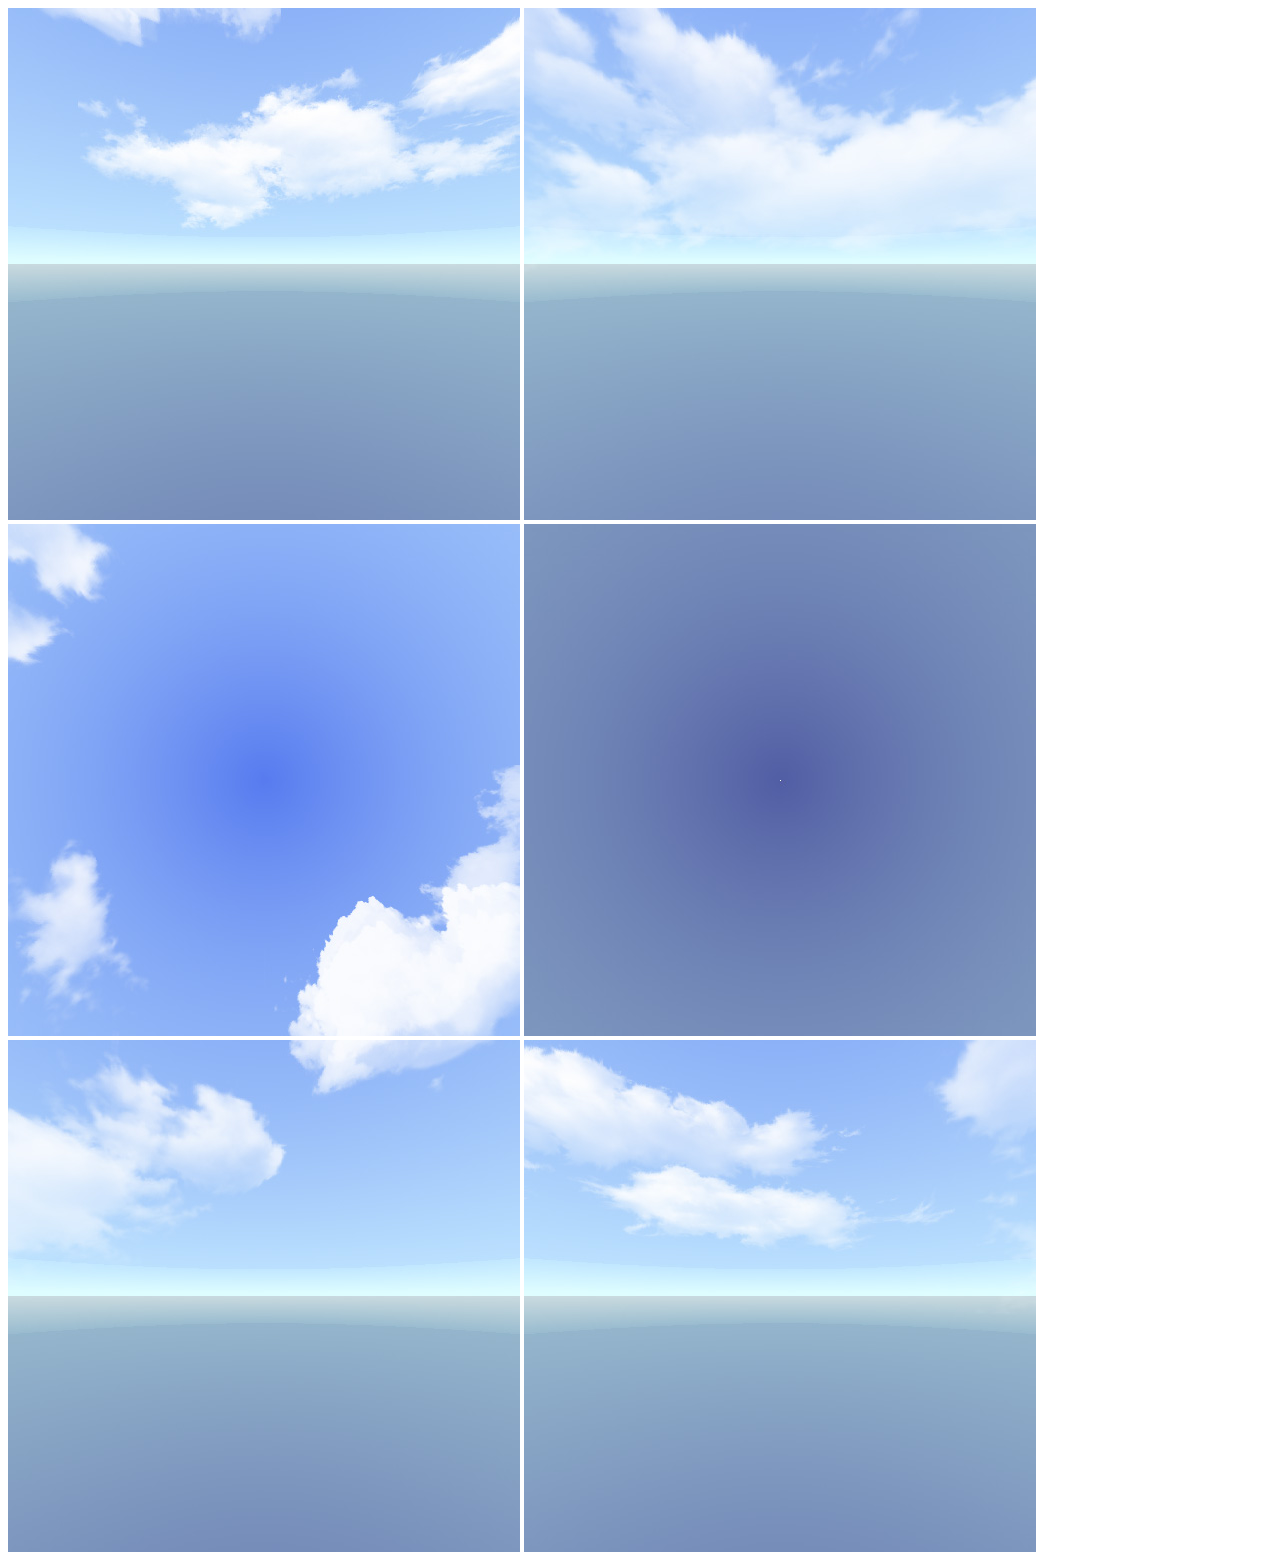
<file: ar viewer/index.html>
<!DOCTYPE html>
<html>
  <script src="https://aframe.io/releases/1.0.4/aframe.min.js"></script>
  <script src="aframe-ar.js"></script>
  <body>
    <a-scene embedded arjs environment="#env" vr-mode-ui="enabled: false">
      <a-assets>
        <a-cubemap id="env">
          <img src="Daylight-Box_Right.jpg">
          <img src="Daylight-Box_Left.jpg">
          <img src="Daylight-Box_Top.jpg">
          <img src="Daylight-Box_Bottom.jpg">
          <img src="Daylight-Box_Front.jpg">
          <img src="Daylight-Box_Back.jpg">
        </a-cubemap>
      </a-assets>

      <a-light type="ambient" color="#888"></a-light>
      <a-light type="point" intensity="0.3" position="2 4 4"></a-light>

      <!-- DONT EDIT ABOVE
                o   o
                 )-(
                (O O)
                 \=/
                .-"-.
               //\ /\\
             _// / \ \\_
            =./ {,-.} \.=
                || ||
                || ||    
              __|| ||__  
             `---" "---'   
           EDIT FROM HERE ON          
      -->

      <!-- This is the marker, inside the <marker> 
           the objects that will appear at that position -->

      <!-- You can create your own markers here. ONLY USE JPEGS not PNG!
      https://jeromeetienne.github.io/AR.js/three.js/examples/marker-training/examples/generator.html
     -->

     <!-- !!! MARKER 1 !!! -->

      <a-marker type='pattern' url='pattern-marker4562.patt' smooth="true">

        <!-- This is the object <a-object> 
          Edit size, position, texture and animation here -->

        <a-box 
        width="2.1"
        height="3.45"
        depth="0.1"
        position="0 0 0" 
        rotation="0 45 0"               
        src="an.jpg"
        transparent="true"
        alphaTest= "0.5"
        env-map="#env"
        metalness="1.0"
        roughness="0.0"                  
        animation="
        property: rotation; 
        from: 0 0 0; 
        to: 0 360 0; 
        easing: linear; 
        dur: 10000; 
        loop:true"               
        >                 
        </a-box>

        <!-- !!! END MARKER 1 !!! -->
      </a-marker>
      
      

     


      <a-entity camera></a-entity>
    </a-scene>

  </body>
</html>
</file>
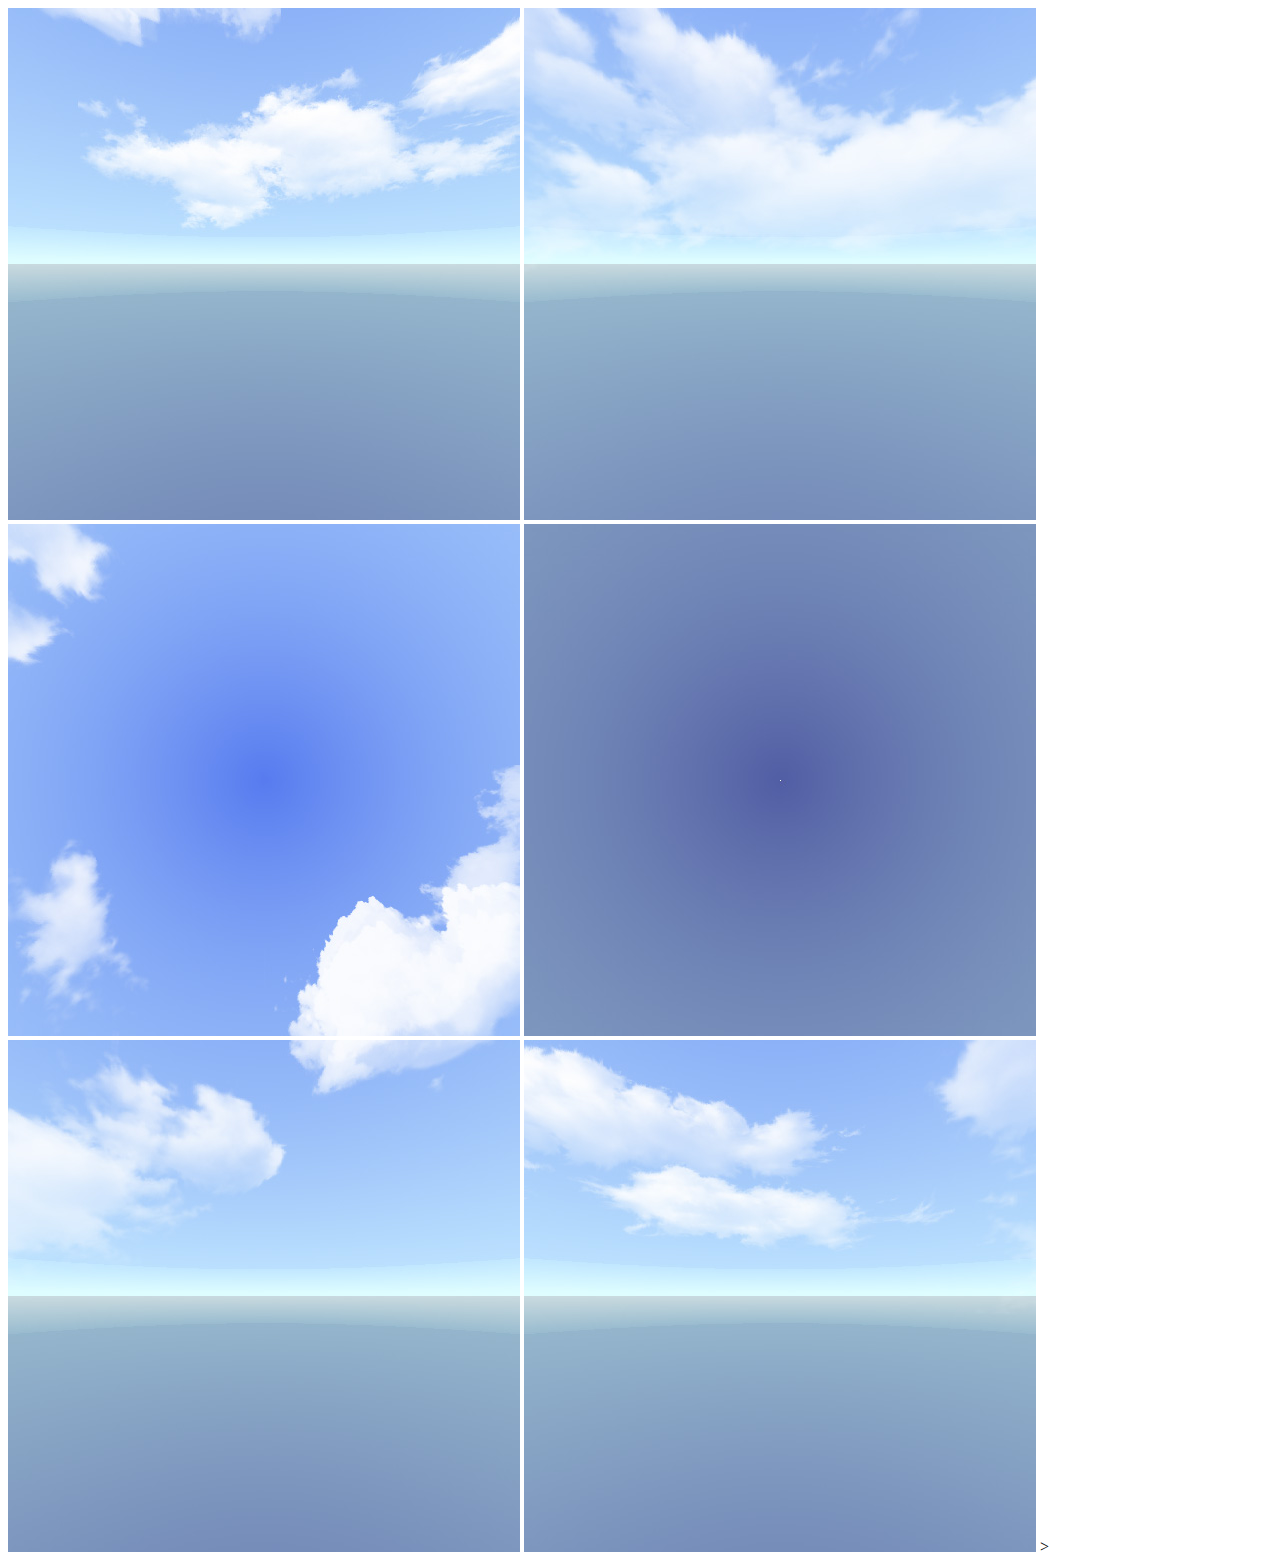
<file: ar_viewer/index.html>
<!DOCTYPE html>
<html>
  <script src="https://aframe.io/releases/1.0.4/aframe.min.js"></script>
  <script src="aframe-ar.js"></script>
  <body>
    <a-scene embedded arjs environment="#env" vr-mode-ui="enabled: false">
      <a-assets>
        <a-cubemap id="env">
          <img src="Daylight-Box_Right.jpg">
          <img src="Daylight-Box_Left.jpg">
          <img src="Daylight-Box_Top.jpg">
          <img src="Daylight-Box_Bottom.jpg">
          <img src="Daylight-Box_Front.jpg">
          <img src="Daylight-Box_Back.jpg">
        </a-cubemap>
      </a-assets>

      <a-light type="ambient" color="#888"></a-light>
      <a-light type="point" intensity="0.3" position="2 4 4"></a-light>

      <!-- DONT EDIT ABOVE
                o   o
                 )-(
                (O O)
                 \=/
                .-"-.
               //\ /\\
             _// / \ \\_
            =./ {,-.} \.=
                || ||
                || ||    
              __|| ||__  
             `---" "---'   
           EDIT FROM HERE ON          
      -->

      <!-- This is the marker, inside the <marker> 
           the objects that will appear at that position -->

      <!-- You can create your own markers here. ONLY USE JPEGS not PNG!
      https://jeromeetienne.github.io/AR.js/three.js/examples/marker-training/examples/generator.html
     -->

     <!-- !!! MARKER 1 !!! -->

      <a-marker type='pattern' url='pattern-marker4562.patt' smooth="true">

        <!-- This is the object <a-object> 
          Edit size, position, texture and animation here -->

        <a-sphere 
        height="0.75"
        radius="0.75"
        position="0 1.5 0" 
        rotation="0 0 0"               
        src="eyeball.png"
        transparent="true"
        alphaTest= "0.5"
        env-map="#env"
        metalness="1.0"
        roughness="0.0" 
                  
        >                 
  </a-sphere>

  <a-sphere 
        height="0.75"
        radius="0.75"
        position="-2 4 0" 
        rotation="0 0 0"               
        src="eyeball2.png"
        transparent="true"
        alphaTest= "0.5"
        env-map="#env"
        metalness="1.0"
        roughness="0.0"                          
        >        
        >                 
  </a-sphere>

  <a-sphere 
        height="0.75"
        radius="0.75"
        position="-2 4 1.7" 
        rotation="0 0 0"               
        src="eyeball2.png"
        transparent="true"
        alphaTest= "0.5"
        env-map="#env"
        metalness="1.0"
        roughness="0.0" 
        animation="
        property: rotation; 
        from: 0 0 0; 
        to: 0 360 0; 
        easing: linear; 
        dur: 20000; 
        loop:true"                           
        >                 
  </a-sphere>

  <a-sphere 
        height="0.75"
        radius="0.75"
        position="-2 4 -1.7" 
        rotation="0 0 0"               
        src="eyeball2.png"
        transparent="true"
        alphaTest= "0.5"
        env-map="#env"
        metalness="1.0"
        roughness="0.0" 
        animation="
        property: rotation; 
        from: 0 0 0; 
        to: 0 360 0; 
        easing: linear; 
        dur: 20000; 
        loop:true"                                
        >                 
  </a-sphere>

  <a-cylinder 
  height="2.15"
  radius="0.55"
  position="0 0 0" 
  rotation="0 0 0" 
  style="background-color: white;"              
  src="suit.png"
  transparent="true"
  alphaTest= "0.5"
  env-map="#env"
  metalness="1.0"
  roughness="0.0"           
  >                 
</a-cylinder>

<a-box 
         width="10.0"
         height="13.0"
         depth="0.1"
         position="0 -1 0" 
         rotation="-90  0 0"               
         src="iron.jpg"
         transparent="true"
         alphaTest= "0.5"
         env-map="#env"
         metalness="1.0"
         roughness="0.0"           
         >                 
   </a-box>

   <a-box 
   width="7.5"
   height="20.0"
   depth="0.1"
   position="-4 0 0" 
   rotation="0 90 0"               
   src="#texture"
   transparent="true"
   alphaTest= "0.5"
   env-map="#env"
   metalness="1.0"
   roughness="0.0"           
   >                 
</a-box>

<a-box 
   width="20.0"
   height="12.0"
   depth="0.1"
   position="0 0 4" 
   rotation="0 0 90"               
   src="#texture"
   transparent="true"
   alphaTest= "0.5"
   env-map="#env"
   metalness="1.0"
   roughness="0.0"           
   >                 
</a-box>

<a-box 
   width="20.0"
   height="12.0"
   depth="0.1"
   position="0 0 -4" 
   rotation="0 0 90"               
   src="#texture"
   transparent="true"
   alphaTest= "0.5"
   env-map="#env"
   metalness="1.0"
   roughness="0.0"           
   >                 
</a-box>

        <!-- !!! END MARKER 1 !!! -->
      </a-marker>
      
      

     


      <a-entity camera></a-entity>
    </a-scene>

  </body>
</html>
</file>
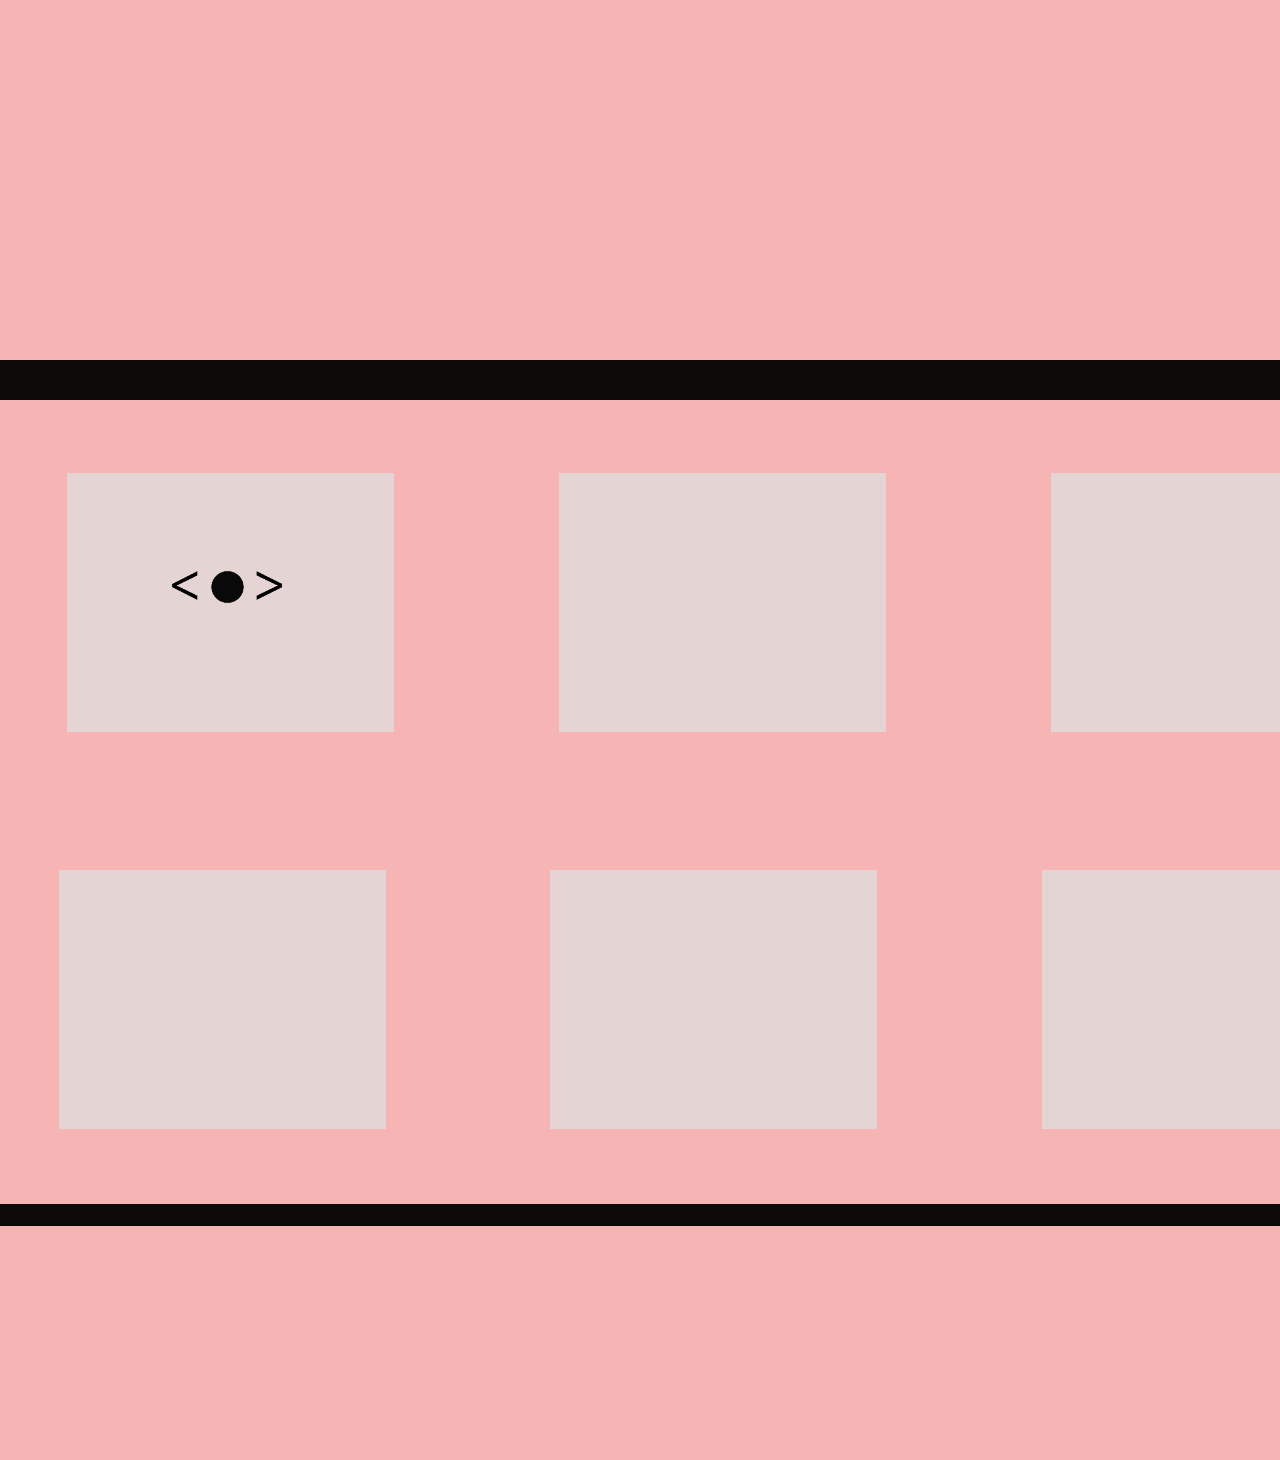
<file: reader/index.html>
<!DOCTYPE html>
<html lang="en">
<head>
    <meta charset="UTF-8">
    <meta http-equiv="X-UA-Compatible" content="IE=edge">
    <meta name="viewport" content="width=device-width, initial-scale=1.0">
    <title>Document</title>
    <link rel="stylesheet" href="style.css">
</head>
<script>
    window.onload = function () {
      //add constraints object
      var constraints = { audio: true, video: true };
    
      //call getUserMedia, then the magic
      navigator.mediaDevices
        .getUserMedia(constraints)
        .then(function (mediaStream) {
          var video = document.querySelector("video");
          video.srcObject = mediaStream;
          video.play();
        })
        .catch(function (err) {});
    };
    
    </script>
    
    <!-- This should be in your <body> tag -->
    
    
    
<body>
    <header></header>
    <div class="squareda">

      <div class="dad">
        <div class="square"></div>
        <div class="square8"></div>
        <div class="square2">
          <img src="eye.png" alt="" srcset="">
        </div> 
        <div class="square3"></div>
        <div class="square4"></div>
        <div class="square5"></div>
        <div class="square6"></div>
        <div class="square7"></div>

    </div>
</div>
    <header1></header1>
    
   <h2></h2>
</body>
</html>
</file>
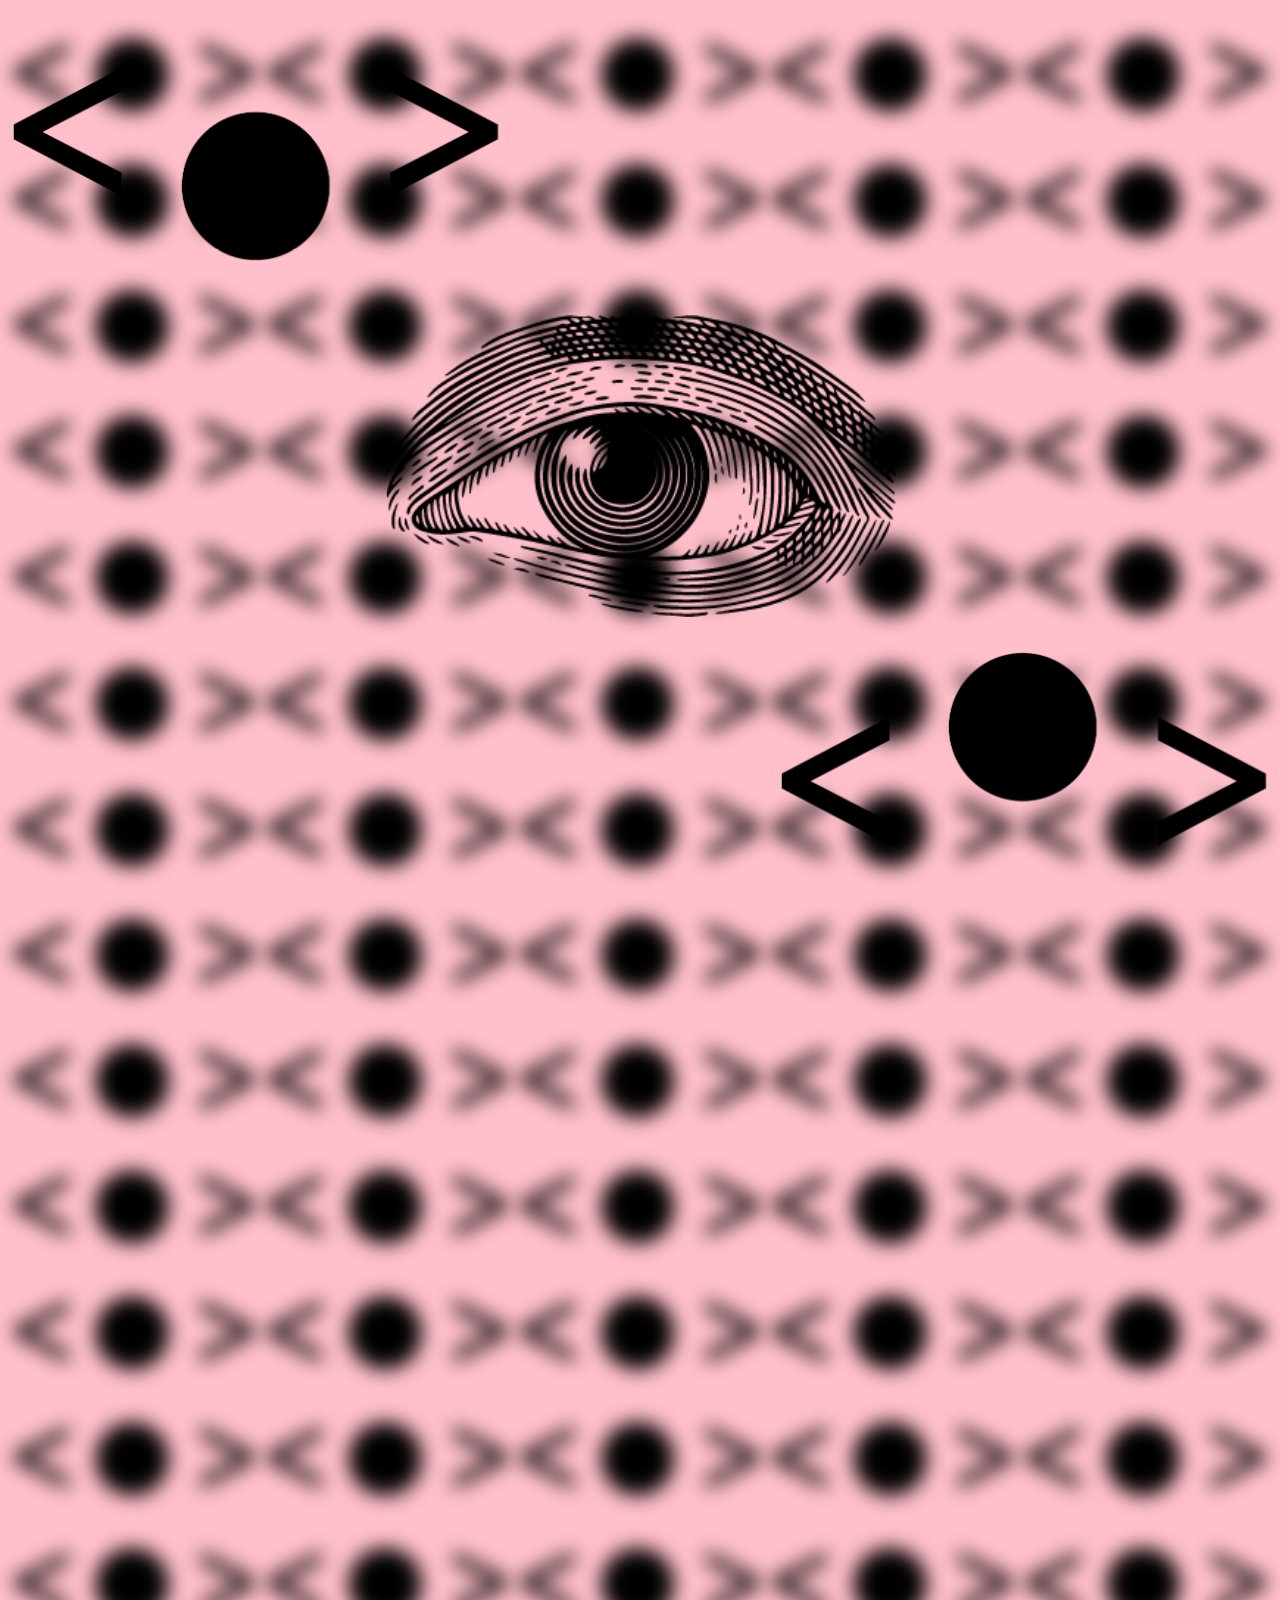
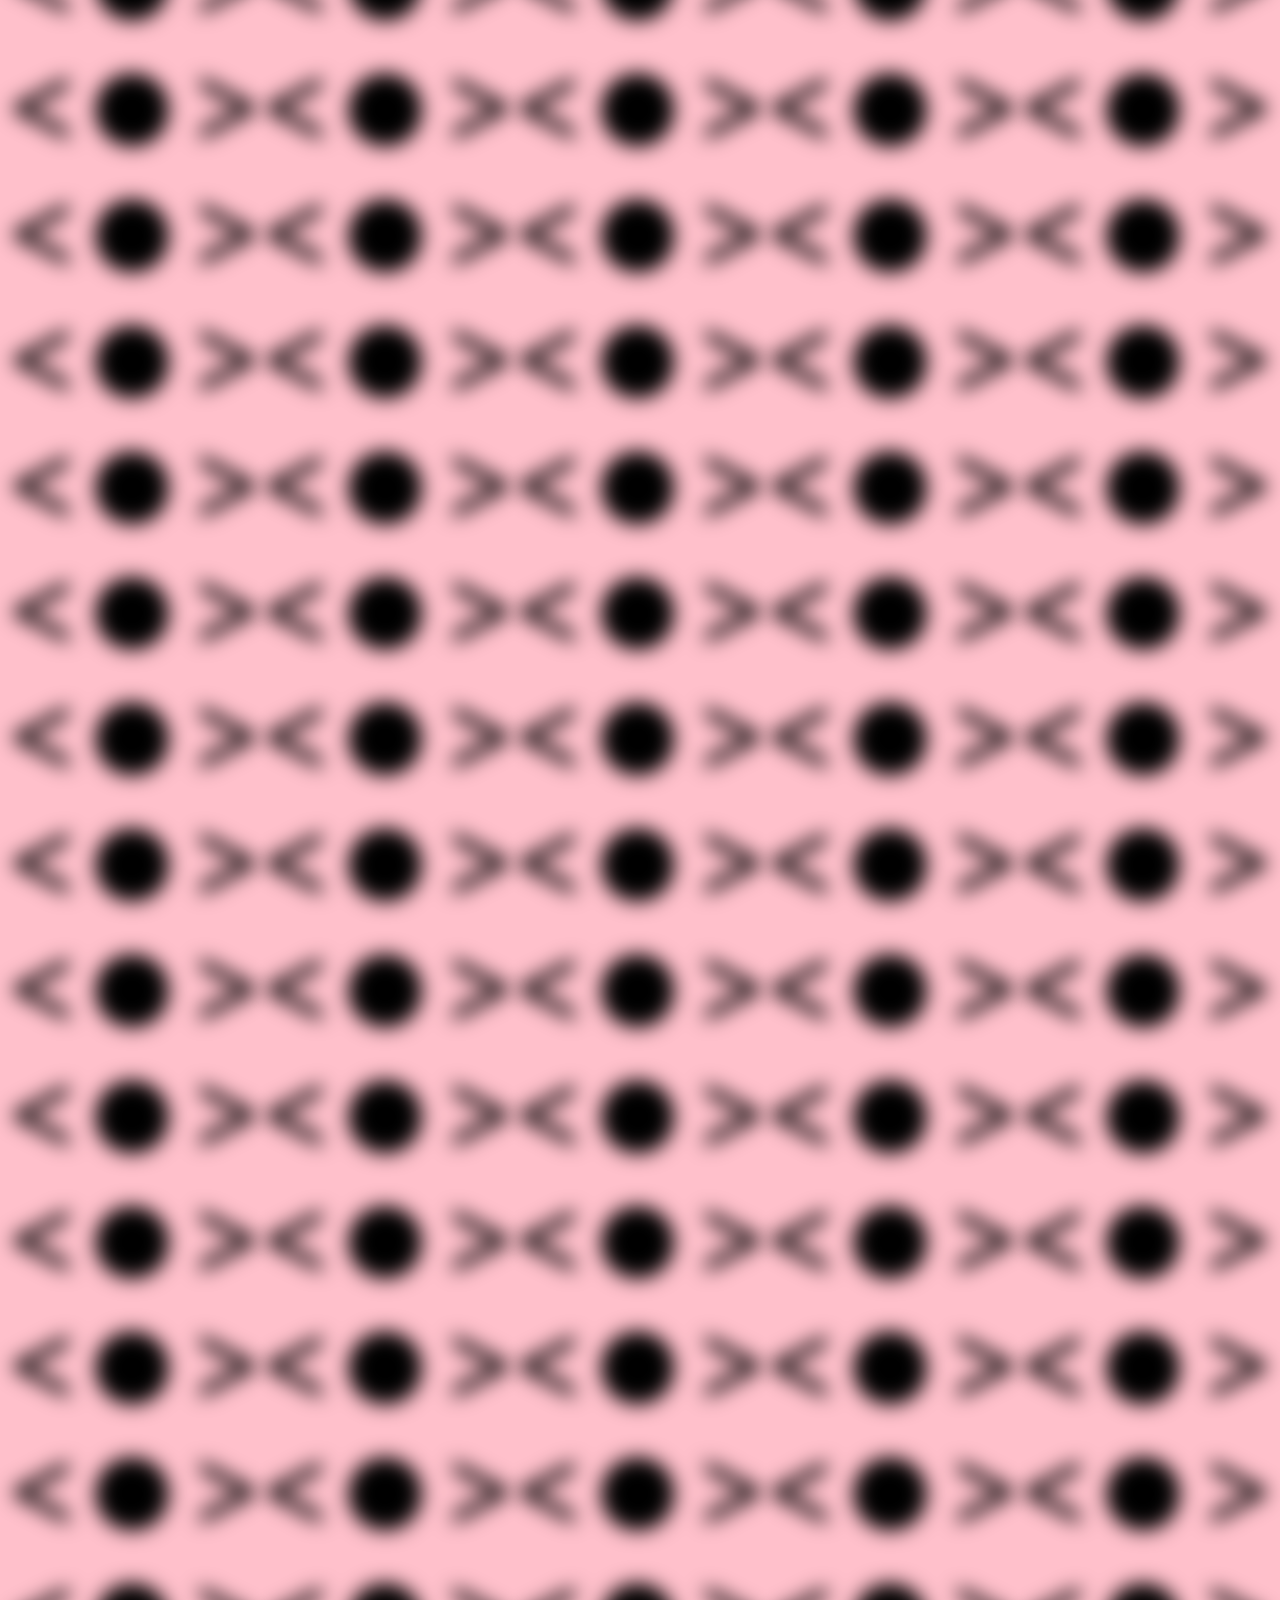
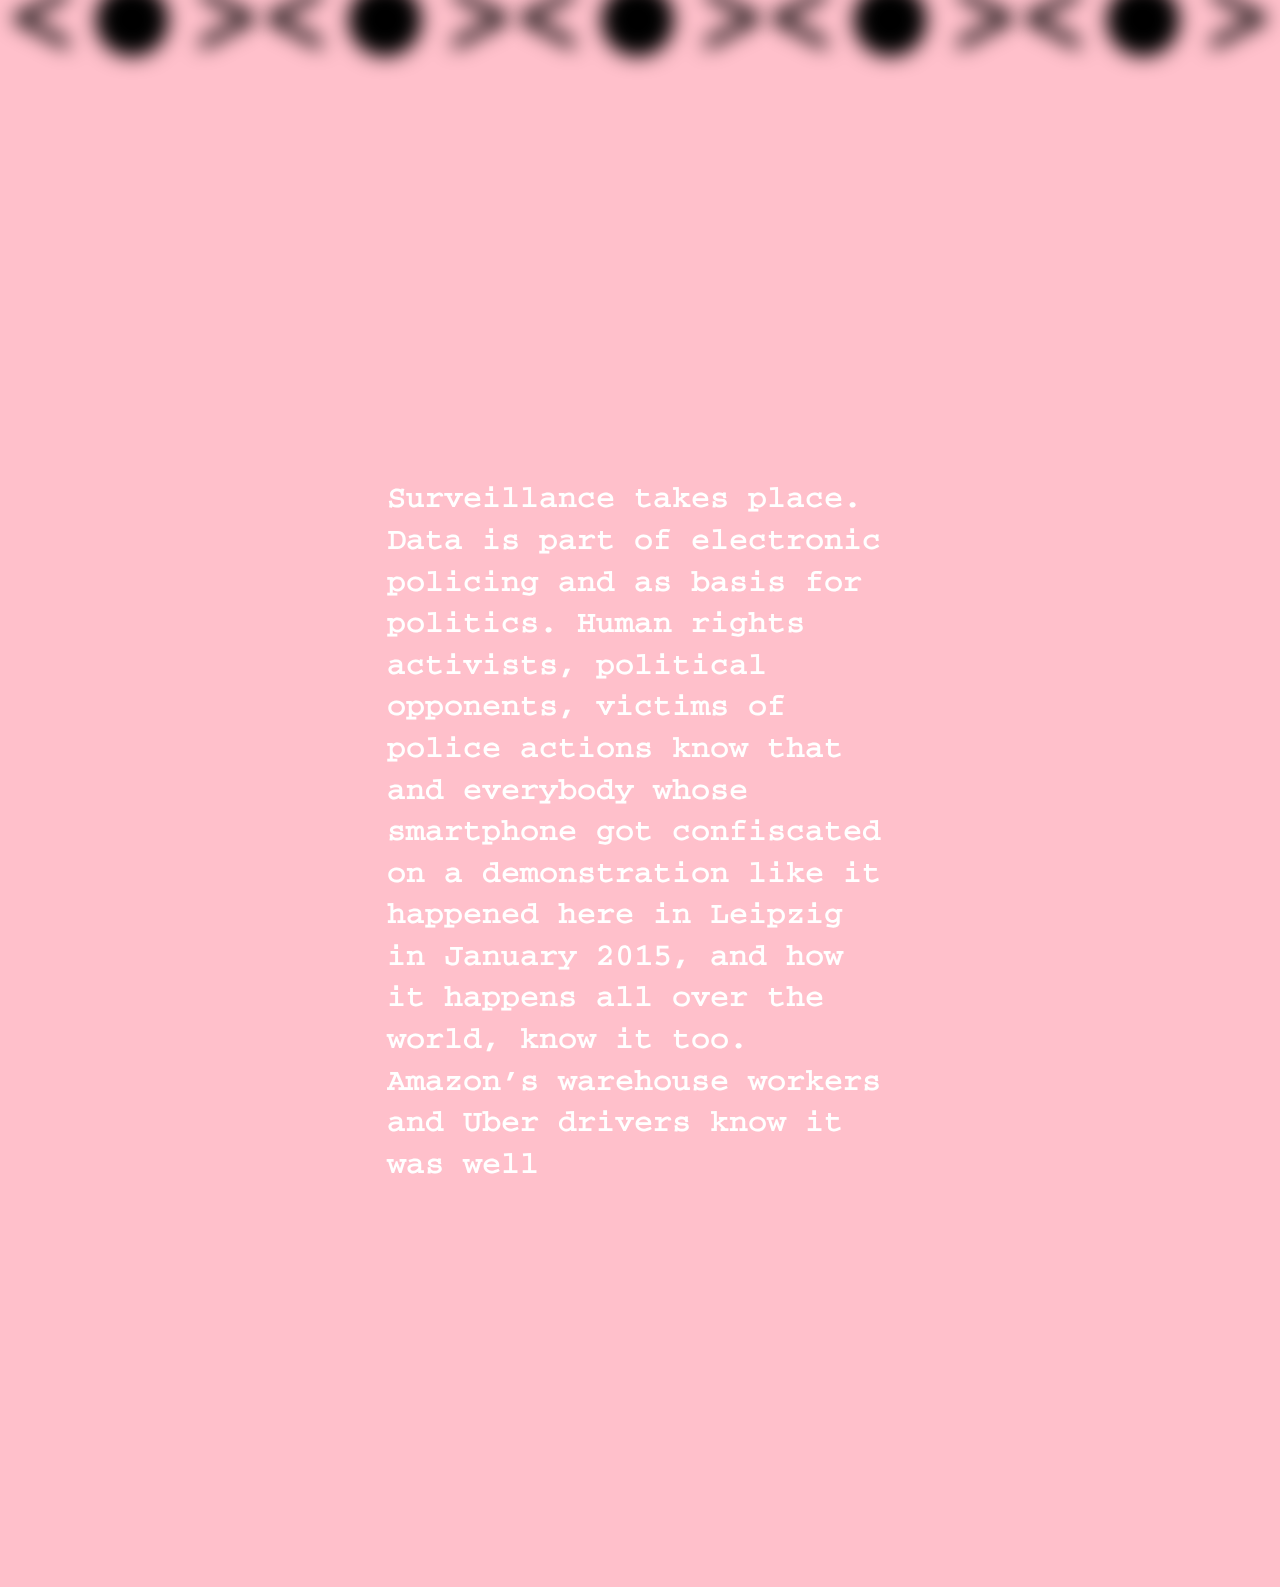
<file: tong/index.html>
<!DOCTYPE html>
<html lang="en">
<head>
    <meta charset="UTF-8">
    <meta http-equiv="X-UA-Compatible" content="IE=edge">
    <meta name="viewport" content="width=device-width, initial-scale=1.0">
    <title>Surveillancism</title>
    <link rel="stylesheet" href="style1.css">
</head>
<body>

    <div class="hero3">
        <img src="gianteye.jpg" alt="">
    </div>

    <div class="bg">
    
<div class="frame">
        <div class="square1">
            <div class="blur">
                <img src="3.png" alt="">
              </div>
</div>
<div class="square1">
    <div class="blur">
        <img src="3.png" alt="">
      </div>
</div>

<div class="square1">
    <div class="blur">
        <img src="3.png" alt="">
      </div>
</div>
<div class="square1">
<div class="blur">
<img src="3.png" alt="">
</div>
</div>

<div class="square1">
    <div class="blur">
        <img src="3.png" alt="">
      </div>
</div>
<div class="square1">
<div class="blur">
<img src="3.png" alt="">
</div>
</div>

<div class="square1">
<div class="blur">
<img src="3.png" alt="">
</div>
</div>
<div class="square1">
<div class="blur">
<img src="3.png" alt="">
</div>
</div>

<div class="square1">
    <div class="blur">
        <img src="3.png" alt="">
      </div>
</div>
<div class="square1">
<div class="blur">
<img src="3.png" alt="">
</div>
</div>

<div class="square1">
<div class="blur">
<img src="3.png" alt="">
</div>
</div>
<div class="square1">
<div class="blur">
<img src="3.png" alt="">
</div>
</div>

<div class="square1">
<div class="blur">
<img src="3.png" alt="">
</div>
</div>
<div class="square1">
<div class="blur">
<img src="3.png" alt="">
</div>
</div>

<div class="square1">
<div class="blur">
<img src="3.png" alt="">
</div>
</div>
<div class="square1">
<div class="blur">
<img src="3.png" alt="">
</div>
</div>

<div class="square1">
    <div class="blur">
        <img src="3.png" alt="">
      </div>
</div>
<div class="square1">
<div class="blur">
<img src="3.png" alt="">
</div>
</div>

<div class="square1">
<div class="blur">
<img src="3.png" alt="">
</div>
</div>
<div class="square1">
<div class="blur">
<img src="3.png" alt="">
</div>
</div>

<div class="square1">
<div class="blur">
<img src="3.png" alt="">
</div>
</div>
<div class="square1">
<div class="blur">
<img src="3.png" alt="">
</div>
</div>

<div class="square1">
<div class="blur">
<img src="3.png" alt="">
</div>
</div>
<div class="square1">
<div class="blur">
<img src="3.png" alt="">
</div>
</div>

<div class="square1">
<div class="blur">
<img src="3.png" alt="">
</div>
</div>
<div class="square1">
<div class="blur">
<img src="3.png" alt="">
</div>
</div>

<div class="square1">
<div class="blur">
<img src="3.png" alt="">
</div>
</div>
<div class="square1">
<div class="blur">
<img src="3.png" alt="">
</div>
</div>

<div class="square1">
<div class="blur">
<img src="3.png" alt="">
</div>
</div>
<div class="square1">
<div class="blur">
<img src="3.png" alt="">
</div>
</div>

<div class="square1">
<div class="blur">
<img src="3.png" alt="">
</div>
</div>
<div class="square1">
<div class="blur">
<img src="3.png" alt="">
</div>
</div>

<div class="square1">
    <div class="blur">
        <img src="3.png" alt="">
      </div>
</div>
<div class="square1">
<div class="blur">
<img src="3.png" alt="">
</div>
</div>

<div class="square1">
<div class="blur">
<img src="3.png" alt="">
</div>
</div>
<div class="square1">
<div class="blur">
<img src="3.png" alt="">
</div>
</div>

<div class="square1">
<div class="blur">
<img src="3.png" alt="">
</div>
</div>
<div class="square1">
<div class="blur">
<img src="3.png" alt="">
</div>
</div>

<div class="square1">
<div class="blur">
<img src="3.png" alt="">
</div>
</div>
<div class="square1">
<div class="blur">
<img src="3.png" alt="">
</div>
</div>

<div class="square1">
<div class="blur">
<img src="3.png" alt="">
</div>
</div>
<div class="square1">
<div class="blur">
<img src="3.png" alt="">
</div>
</div>

<div class="square1">
<div class="blur">
<img src="3.png" alt="">
</div>
</div>
<div class="square1">
<div class="blur">
<img src="3.png" alt="">
</div>
</div>

<div class="square1">
<div class="blur">
<img src="3.png" alt="">
</div>
</div>
<div class="square1">
<div class="blur">
<img src="3.png" alt="">
</div>
</div>

<div class="square1">
<div class="blur">
<img src="3.png" alt="">
</div>
</div>
<div class="square1">
<div class="blur">
<img src="3.png" alt="">
</div>
</div>

<div class="square1">
<div class="blur">
<img src="3.png" alt="">
</div>
</div>
<div class="square1">
<div class="blur">
<img src="3.png" alt="">
</div>
</div>

<div class="square1">
<div class="blur">
<img src="3.png" alt="">
</div>
</div>
<div class="square1">
<div class="blur">
<img src="3.png" alt="">
</div>
</div>

<div class="square1">
<div class="blur">
<img src="3.png" alt="">
</div>
</div>
<div class="square1">
<div class="blur">
<img src="3.png" alt="">
</div>
</div>

<div class="square1">
<div class="blur">
<img src="3.png" alt="">
</div>
</div>
<div class="square1">
<div class="blur">
<img src="3.png" alt="">
</div>
</div>

<div class="square1">
<div class="blur">
<img src="3.png" alt="">
</div>
</div>
<div class="square1">
<div class="blur">
<img src="3.png" alt="">
</div>
</div>

<div class="square1">
<div class="blur">
<img src="3.png" alt="">
</div>
</div>
<div class="square1">
<div class="blur">
<img src="3.png" alt="">
</div>
</div>

<div class="square1">
<div class="blur">
<img src="3.png" alt="">
</div>
</div>
<div class="square1">
<div class="blur">
<img src="3.png" alt="">
</div>
</div>

<div class="square1">
<div class="blur">
<img src="3.png" alt="">
</div>
</div>
<div class="square1">
<div class="blur">
<img src="3.png" alt="">
</div>
</div>

<div class="square1">
    <div class="blur">
        <img src="3.png" alt="">
      </div>
</div>
<div class="square1">
<div class="blur">
<img src="3.png" alt="">
</div>
</div>

<div class="square1">
<div class="blur">
<img src="3.png" alt="">
</div>
</div>
<div class="square1">
<div class="blur">
<img src="3.png" alt="">
</div>
</div>

<div class="square1">
<div class="blur">
<img src="3.png" alt="">
</div>
</div>
<div class="square1">
<div class="blur">
<img src="3.png" alt="">
</div>
</div>

<div class="square1">
<div class="blur">
<img src="3.png" alt="">
</div>
</div>
<div class="square1">
<div class="blur">
<img src="3.png" alt="">
</div>
</div>

<div class="square1">
<div class="blur">
<img src="3.png" alt="">
</div>
</div>
<div class="square1">
<div class="blur">
<img src="3.png" alt="">
</div>
</div>

<div class="square1">
<div class="blur">
<img src="3.png" alt="">
</div>
</div>
<div class="square1">
<div class="blur">
<img src="3.png" alt="">
</div>
</div>

<div class="square1">
<div class="blur">
<img src="3.png" alt="">
</div>
</div>
<div class="square1">
<div class="blur">
<img src="3.png" alt="">
</div>
</div>

<div class="square1">
<div class="blur">
<img src="3.png" alt="">
</div>
</div>
<div class="square1">
<div class="blur">
<img src="3.png" alt="">
</div>
</div>

<div class="square1">
<div class="blur">
<img src="3.png" alt="">
</div>
</div>
<div class="square1">
<div class="blur">
<img src="3.png" alt="">
</div>
</div>

<div class="square1">
<div class="blur">
<img src="3.png" alt="">
</div>
</div>
<div class="square1">
<div class="blur">
<img src="3.png" alt="">
</div>
</div>

<div class="square1">
<div class="blur">
<img src="3.png" alt="">
</div>
</div>
<div class="square1">
<div class="blur">
<img src="3.png" alt="">
</div>
</div>

<div class="square1">
<div class="blur">
<img src="3.png" alt="">
</div>
</div>
<div class="square1">
<div class="blur">
<img src="3.png" alt="">
</div>
</div>

<div class="square1">
<div class="blur">
<img src="3.png" alt="">
</div>
</div>
<div class="square1">
<div class="blur">
<img src="3.png" alt="">
</div>
</div>

<div class="square1">
<div class="blur">
<img src="3.png" alt="">
</div>
</div>
<div class="square1">
<div class="blur">
<img src="3.png" alt="">
</div>
</div>

<div class="square1">
<div class="blur">
<img src="3.png" alt="">
</div>
</div>
<div class="square1">
<div class="blur">
<img src="3.png" alt="">
</div>
</div>

<div class="square1">
<div class="blur">
<img src="3.png" alt="">
</div>
</div>
<div class="square1">
<div class="blur">
<img src="3.png" alt="">
</div>
</div>

<div class="square1">
<div class="blur">
<img src="3.png" alt="">
</div>
</div>
<div class="square1">
<div class="blur">
<img src="3.png" alt="">
</div>
</div>

<div class="square1">
<div class="blur">
<img src="3.png" alt="">
</div>
</div>
<div class="square1">
<div class="blur">
<img src="3.png" alt="">
</div>
</div>

<div class="square1">
<div class="blur">
<img src="3.png" alt="">
</div>
</div>
<div class="square1">
<div class="blur">
<img src="3.png" alt="">
</div>
</div>

<div class="square1">
<div class="blur">
<img src="3.png" alt="">
</div>
</div>
<div class="square1">
<div class="blur">
<img src="3.png" alt="">
</div>
</div>

<div class="square1">
<div class="blur">
<img src="3.png" alt="">
</div>
</div>
<div class="square1">
<div class="blur">
<img src="3.png" alt="">
</div>
</div>

<div class="square1">
<div class="blur">
<img src="3.png" alt="">
</div>
</div>
<div class="square1">
<div class="blur">
<img src="3.png" alt="">
</div>
</div>

<div class="square1">
<div class="blur">
<img src="3.png" alt="">
</div>
</div>
<div class="square1">
<div class="blur">
<img src="3.png" alt="">
</div>
</div>

<div class="square1">
<div class="blur">
<img src="3.png" alt="">
</div>
</div>
<div class="square1">
<div class="blur">
<img src="3.png" alt="">
</div>
</div>

<div class="square1">
<div class="blur">
<img src="3.png" alt="">
</div>
</div>
<div class="square1">
<div class="blur">
<img src="3.png" alt="">
</div>
</div>

<div class="square1">
<div class="blur">
<img src="3.png" alt="">
</div>
</div>
<div class="square1">
<div class="blur">
<img src="3.png" alt="">
</div>
</div>

<div class="square1">
<div class="blur">
<img src="3.png" alt="">
</div>
</div>
<div class="square1">
<div class="blur">
<img src="3.png" alt="">
</div>
</div>

<div class="square1">
<div class="blur">
<img src="3.png" alt="">
</div>
</div>
<div class="square1">
<div class="blur">
<img src="3.png" alt="">
</div>
</div>

<div class="square1">
<div class="blur">
<img src="3.png" alt="">
</div>
</div>
<div class="square1">
<div class="blur">
<img src="3.png" alt="">
</div>
</div>

<div class="square1">
<div class="blur">
<img src="3.png" alt="">
</div>
</div>
<div class="square1">
<div class="blur">
<img src="3.png" alt="">
</div>
</div>

<div class="square1">
<div class="blur">
<img src="3.png" alt="">
</div>
</div>
<div class="square1">
<div class="blur">
<img src="3.png" alt="">
</div>
</div>

<div class="square1">
<div class="blur">
<img src="3.png" alt="">
</div>
</div>
<div class="square1">
<div class="blur">
<img src="3.png" alt="">
</div>
</div>

<div class="square1">
    <div class="blur">
    <img src="3.png" alt="">
    </div>
    </div>
    <div class="square1">
    <div class="blur">
    <img src="3.png" alt="">
    </div>
    </div>

</div>
    </div>

    <a href="page2.html">
<div class="hero">
    <img src="5.jpg" alt="">
</div>
    </a>

    <a href="page1.html">
    <div class="hero2">
        <img src="4.jpg" alt="">
    </div>
    </a>

    <h1>Surveillance takes place. Data is part of electronic policing and as basis for politics. Human rights activists, political opponents, victims of police actions know that and everybody whose smartphone got confiscated on a demonstration like it happened here in Leipzig in January 2015, and how it happens all over the world, know it too. Amazon’s warehouse workers and Uber drivers know it was well</h1>

</body>
</html>
</file>
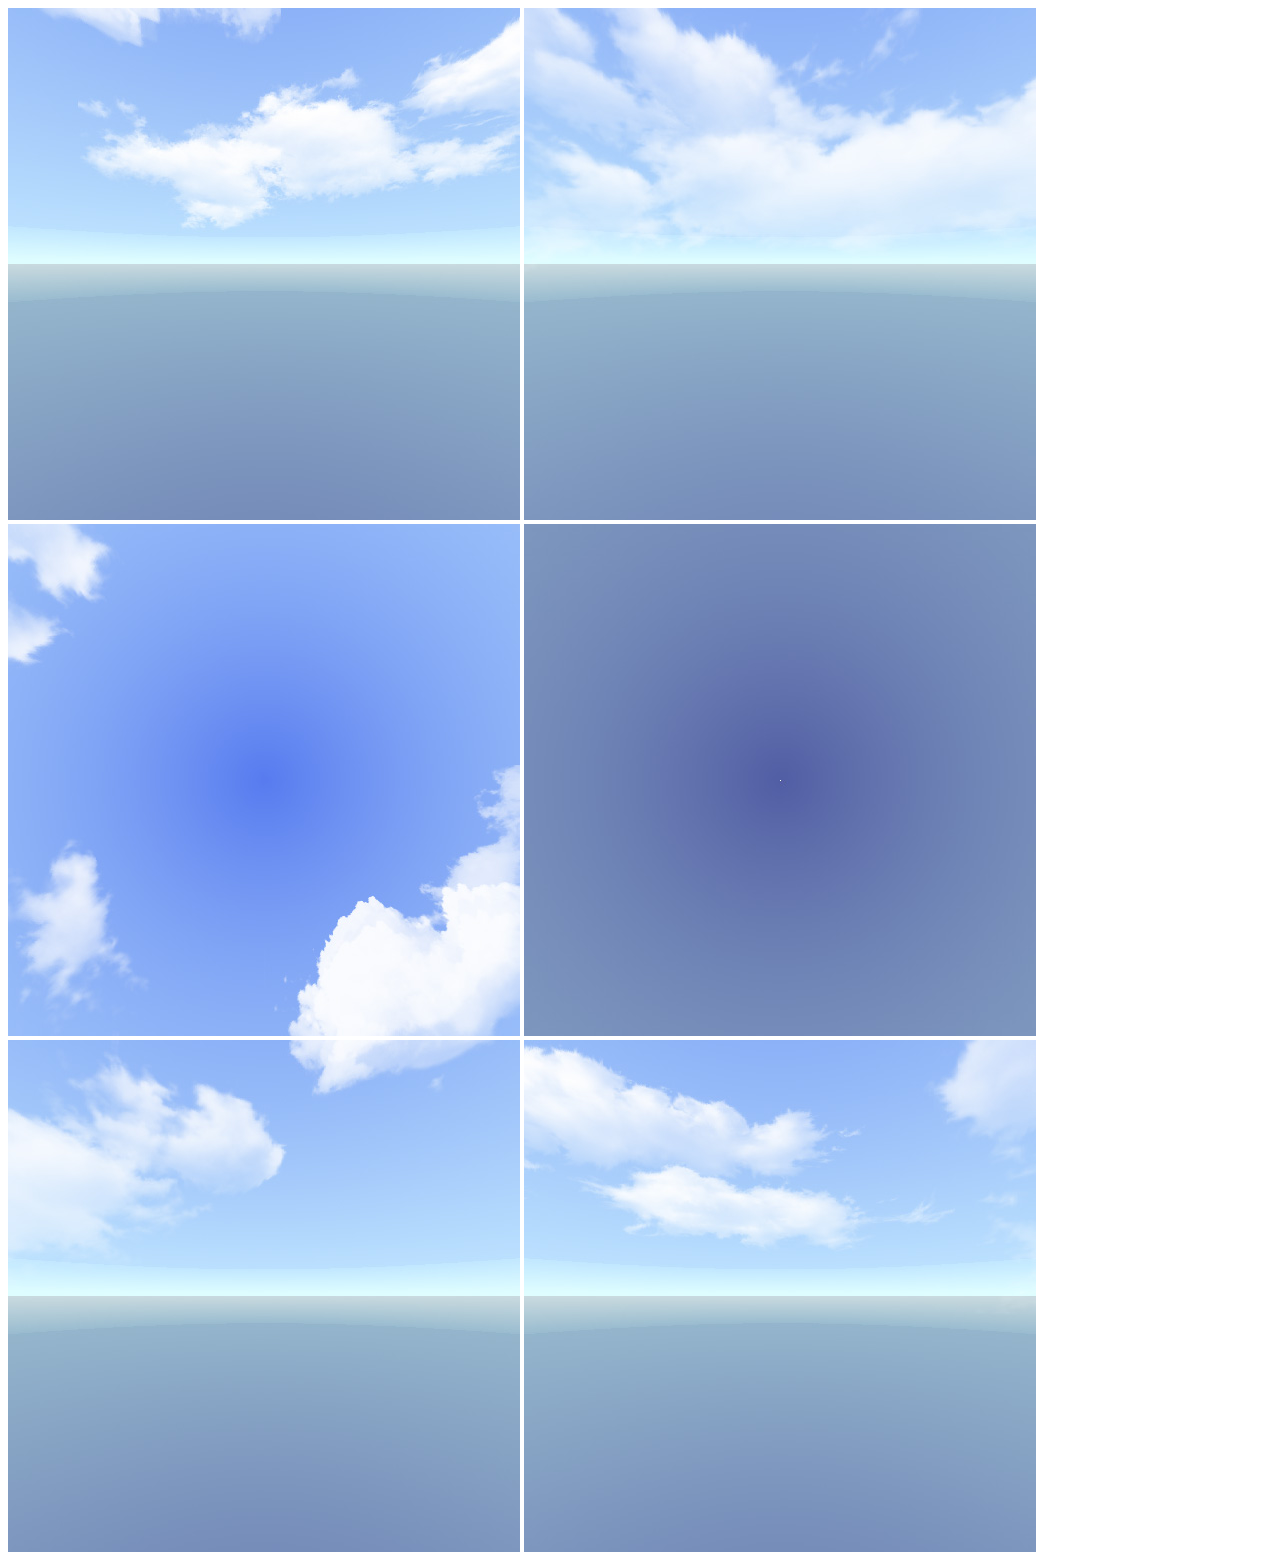
<file: ar-templates-update/ar-template-multi/index.html>
<!DOCTYPE html>
<html>
  <script src="https://aframe.io/releases/1.0.4/aframe.min.js"></script>
  <script src="aframe-ar.js"></script>
  <body>
    <a-scene embedded arjs environment="#env" vr-mode-ui="enabled: false">
      <a-assets>
        <a-cubemap id="env">
          <img src="Daylight-Box_Right.jpg">
          <img src="Daylight-Box_Left.jpg">
          <img src="Daylight-Box_Top.jpg">
          <img src="Daylight-Box_Bottom.jpg">
          <img src="Daylight-Box_Front.jpg">
          <img src="Daylight-Box_Back.jpg">
        </a-cubemap>
      </a-assets>

      <a-light type="ambient" color="#888"></a-light>
      <a-light type="point" intensity="0.3" position="2 4 4"></a-light>

      <!-- DONT EDIT ABOVE
                o   o
                 )-(
                (O O)
                 \=/
                .-"-.
               //\ /\\
             _// / \ \\_
            =./ {,-.} \.=
                || ||
                || ||    
              __|| ||__  
             `---" "---'   
           EDIT FROM HERE ON          
      -->

      <!-- This is the marker, inside the <marker> 
           the objects that will appear at that position -->

      <!-- You can create your own markers here. ONLY USE JPEGS not PNG!
      https://jeromeetienne.github.io/AR.js/three.js/examples/marker-training/examples/generator.html
     -->

     <!-- !!! Only 1 Marker but lots of assets inside it !!! -->

      <a-marker type='pattern' url='pattern-marker4562.patt' smooth="true">

        <!-- This is the object <a-object> 
          Edit size, position, texture and animation here -->

        <a-box 
        width="2.1"
        height="3.45"
        depth="0.1"
        position="0 0 0" 
        rotation="0 45 0"               
        src="sky.png"
        transparent="true"
        alphaTest= "0.5"
        env-map="#env"
        metalness="1.0"
        roughness="0.0"                  
        animation="
        property: rotation; 
        from: 0 0 0; 
        to: 0 360 0; 
        easing: linear; 
        dur: 10000; 
        loop:true"               
        >                 
        </a-box>

        <a-box 
        width="2.1"
        height="3.45"
        depth="0.1"
        position="2 0 -4" 
        rotation="0 45 0"               
        src="sky.png"
        transparent="true"
        alphaTest= "0.5"
        env-map="#env"
        metalness="1.0"
        roughness="0.0"                  
        animation="
        property: rotation; 
        from: 0 0 0; 
        to: 0 360 0; 
        easing: linear; 
        dur: 5000; 
        loop:true"               
        >                 
        </a-box>

        <a-box 
        width="2.1"
        height="3.45"
        depth="0.1"
        position="-2 0 2" 
        rotation="0 45 0"               
        src="sky.png"
        transparent="true"
        alphaTest= "0.5"
        env-map="#env"
        metalness="1.0"
        roughness="0.0"                  
        animation="
        property: rotation; 
        from: 0 0 0; 
        to: 0 360 0; 
        easing: linear; 
        dur: 5000; 
        loop:true"               
        >                 
        </a-box>

        <a-sphere
        radius="1.2"
        position= "2 0 2"
        src="sky.png"
        env-map="#env"
        metalness="0.9"
        roughness="0.1"                  
        animation="
        property: rotation; 
        from: 0 0 0; 
        to: 0 360 0; 
        easing: linear; 
        dur: 10000; 
        loop:true"
        >                  
        </a-sphere>        

        <!-- !!! Do not remove Marker 1 !!! -->
      </a-marker>    

     


      <a-entity camera></a-entity>
    </a-scene>

  </body>
</html>
</file>
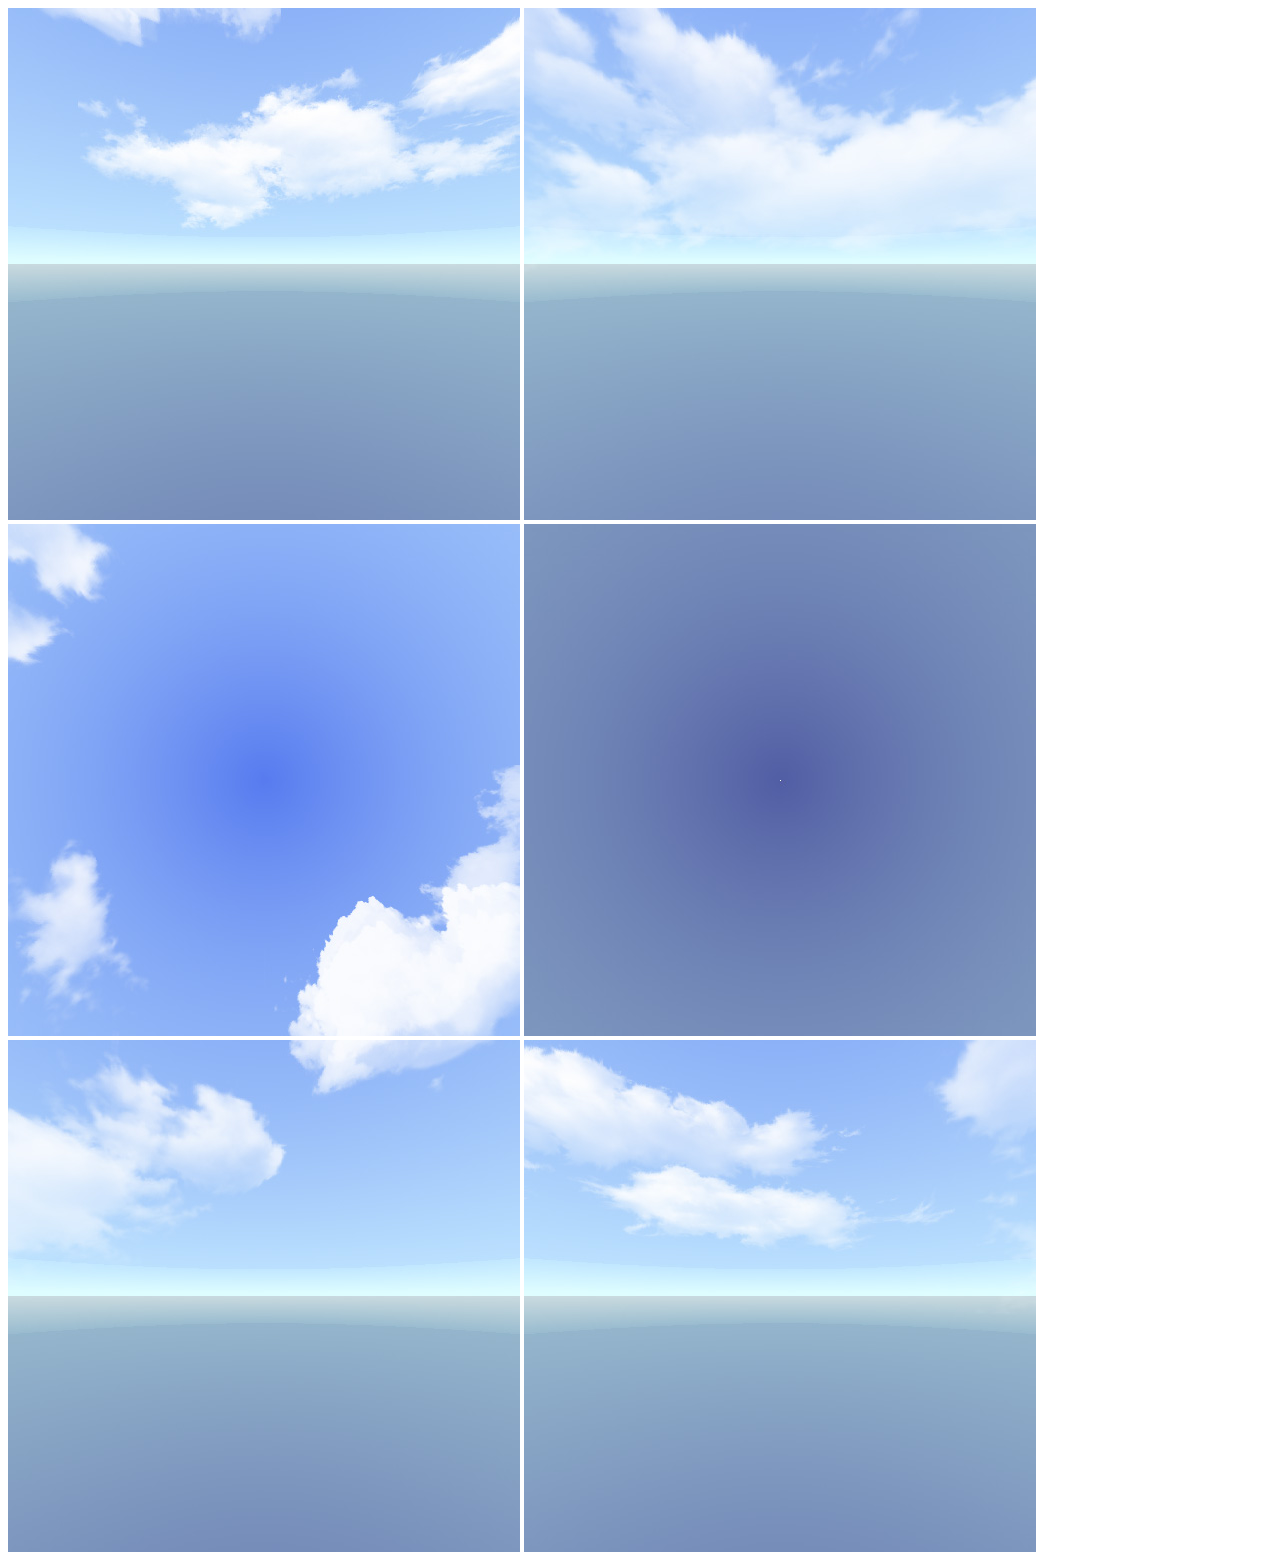
<file: ar-templates-update/ar-template-single/index.html>
<!DOCTYPE html>
<html>
  <script src="https://aframe.io/releases/1.0.4/aframe.min.js"></script>
  <script src="aframe-ar.js"></script>
  <body>
    <a-scene embedded arjs environment="#env" vr-mode-ui="enabled: false">
      <a-assets>
        <a-cubemap id="env">
          <img src="Daylight-Box_Right.jpg">
          <img src="Daylight-Box_Left.jpg">
          <img src="Daylight-Box_Top.jpg">
          <img src="Daylight-Box_Bottom.jpg">
          <img src="Daylight-Box_Front.jpg">
          <img src="Daylight-Box_Back.jpg">
        </a-cubemap>
      </a-assets>

      <a-light type="ambient" color="#888"></a-light>
      <a-light type="point" intensity="0.3" position="2 4 4"></a-light>

      <!-- DONT EDIT ABOVE
                o   o
                 )-(
                (O O)
                 \=/
                .-"-.
               //\ /\\
             _// / \ \\_
            =./ {,-.} \.=
                || ||
                || ||    
              __|| ||__  
             `---" "---'   
           EDIT FROM HERE ON          
      -->

      <!-- This is the marker, inside the <marker> 
           the objects that will appear at that position -->

      <!-- You can create your own markers here. ONLY USE JPEGS not PNG!
      https://jeromeetienne.github.io/AR.js/three.js/examples/marker-training/examples/generator.html
     -->

     <!-- !!! MARKER 1 !!! -->

      <a-marker type='pattern' url='pattern-marker4562.patt' smooth="true">

        <!-- This is the object <a-object> 
          Edit size, position, texture and animation here -->

        <a-sphere
        radius="0.8"
        position= "0 0.5 0"
        src="sky.jpeg"
        env-map="#env"
        metalness="0.9"
        roughness="0.1"                  
        animation="
         property: rotation; 
         from: 0 0 0; 
         to: 0 360 0; 
         easing: linear; 
         dur: 10000; 
         loop:true"
          >                  
        </a-sphere>

        <!-- !!! END MARKER 1 !!! -->
      </a-marker>
      
      

     


      <a-entity camera></a-entity>
    </a-scene>

  </body>
</html>
</file>
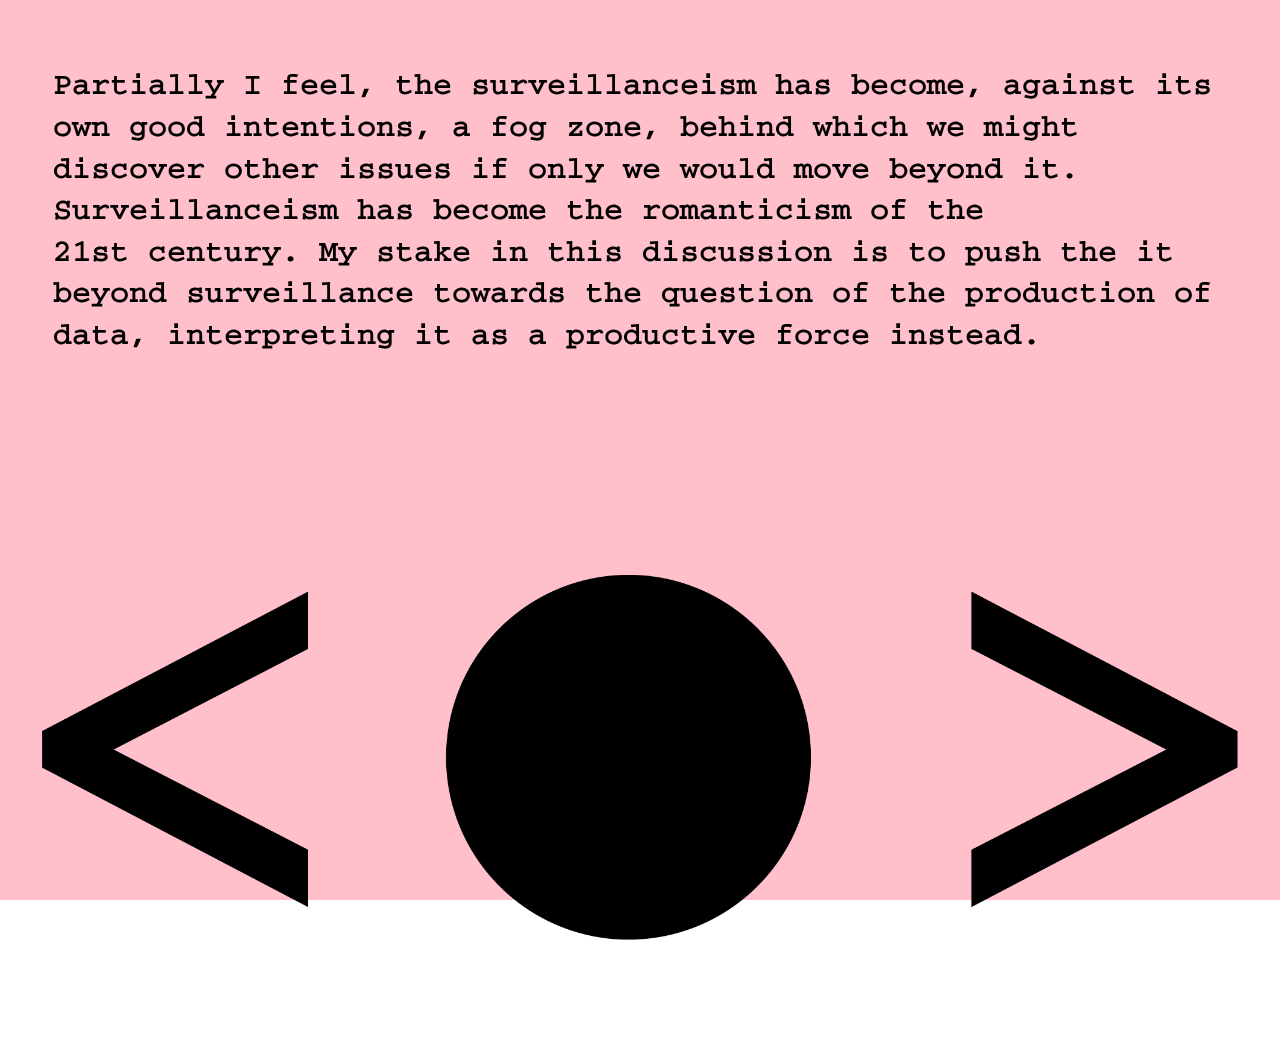
<file: tong/page1.html>
<!DOCTYPE html>
<html lang="en">
<head>
    <meta charset="UTF-8">
    <meta http-equiv="X-UA-Compatible" content="IE=edge">
    <meta name="viewport" content="width=device-width, initial-scale=1.0">
    <title>BB is Watching</title>
    <link rel="stylesheet" href="page1.css">
    <script>
        window.onload = function () {
          //add constraints object
          var constraints = { audio: true, video: true };
        
          //call getUserMedia, then the magic
          navigator.mediaDevices
            .getUserMedia(constraints)
            .then(function (mediaStream) {
              var video = document.querySelector("video");
              video.srcObject = mediaStream;
              video.play();
            })
            .catch(function (err) {});
        };
        </script>
</head>
<body>
    <div class="webcambackground">
        <video class="webcam"></video>
      </div>
    <h1>Partially I feel, the surveillanceism has become, against its own good intentions, a fog zone, behind which we might discover other issues if only we would move beyond it. Surveillanceism has become the romanticism of the 21st century. My stake in this discussion is to push the it beyond surveillance towards the question of the production of data, interpreting it as a productive force instead. </h1>

    <a href="index.html">
    <img src="3.png" alt="">
</a>

</body>
</html>
</file>
<file: reader/style.css>
@font-face {
    font-family: italiana;
    src: url("Italiana-Regular.woff");
}
body{
    background-color: #f6b4b4;
}

img{
    position: absolute;
width: 320px;
top: auto;
bottom: auto;
}

.dad{
    width:100%;
}

.squareda{
position: absolute;
width: 100%;
left: 0px;
height: 100vw;
top: 180px;
}

.square{
position: absolute;
width: 100%;
left: 0px;
height: 40px;
top: 180px;

background: #000000f1;
}
.square8{
    position: absolute;
    width: 100%;
    left: 0px;
    height: 22px;
    top: 1024px;
    
    background: #000000f1;
    }

.square2{
    position: relative;
    width: 327px;
    left: 67px;
    height: 259px;
    top: 293px;
    
    background: #e3d6d6f1;
    }

    div.square2 {
        width: 327px;
        left: 67px;
        height: 259px;
        top: 293px;
        background-image:url(eye.png);
      }
      
      div.square2:hover {
        background-image:url(eye\ r.png);
      }

    .square3{
        position: absolute;
        width: 327px;
        left: 559px;
        height: 259px;
        top: 293px;
        
        background: #e3d6d6f1;
        }

        .square4{
            position: absolute;
            width: 327px;
            left: 1051px;
            height: 259px;
            top: 293px;
            
            background: #e3d6d6f1;
            }       

            .square5{
                position: absolute;
                width: 327px;
                left: 59px;
                height: 259px;
                top: 690px;
                
                background: #e3d6d6f1;
                }       
                .square6{
                    position: absolute;
                    width: 327px;
                    left: 550px;
                    height: 259px;
                    top: 690px;
                    
                    background: #e3d6d6f1;
                    } 
                    .square7{
                        position: absolute;
                        width: 327px;
                        left: 1042px;
                        height: 259px;
                        top: 690px;
                        
                        background: #e3d6d6f1;
                        }
</file>
<file: tong/style1.css>
body{
background-color: pink;
}

.frame{
  display: flex;
 flex-wrap: wrap;
}

div.blur img {
  filter: blur(10px);
  transition: 0.4s;
}

div.blur img:hover {
  filter: blur(0px);
  transition: 0.4s;
}

.square1{
left: auto;
right: auto;
  background: none;
    width: 20%;
    height:10%;

}

img{
    width: 100%;

}

.squareblack{
  left: 0px;

  background-color: black;
  width: 100%;
  height:10%;

}


div.hero {
  position: fixed;
  left: 0px;
  top: 0px; 
  width: 40vw;
  
  object-fit: cover;
}

div.hero2 {
  position: fixed;
  right: 0px;
  bottom: 0px; 
  width: 40vw;
 
  object-fit: cover;
}
div.hero3{
  position: fixed;
  left: 30vw;
  top: 35vh;
  width: 40vw;
  height: 30vh;
  z-index: -1;
}

@font-face {
  font-family:bold ;
  src: url(Courier-BOLD-3.otf);
}

h1{
  color: white;
  font-family: bold;
  line-height: 1.3;
  padding: 30%;
}
</file>
<file: tong/page1.css>
div.webcambackground {
    position:fixed;
    top:0;
    left:0;
    width:100%;
    height:100vh;
    background-color: pink;
    z-index: -1;
  }
  
  video.webcam {
    width:100%;
    height:100vh;
    object-fit:cover;
  }

  h1{
    font-family: bold;
    font-size: 2.5vw;
    line-height: 1.3;
    padding: 5vh;
}

@font-face {
    font-family: bold;
    src: url(Courier-BOLD-3.otf);
}

img{
    width: 100%;
}
</file>
